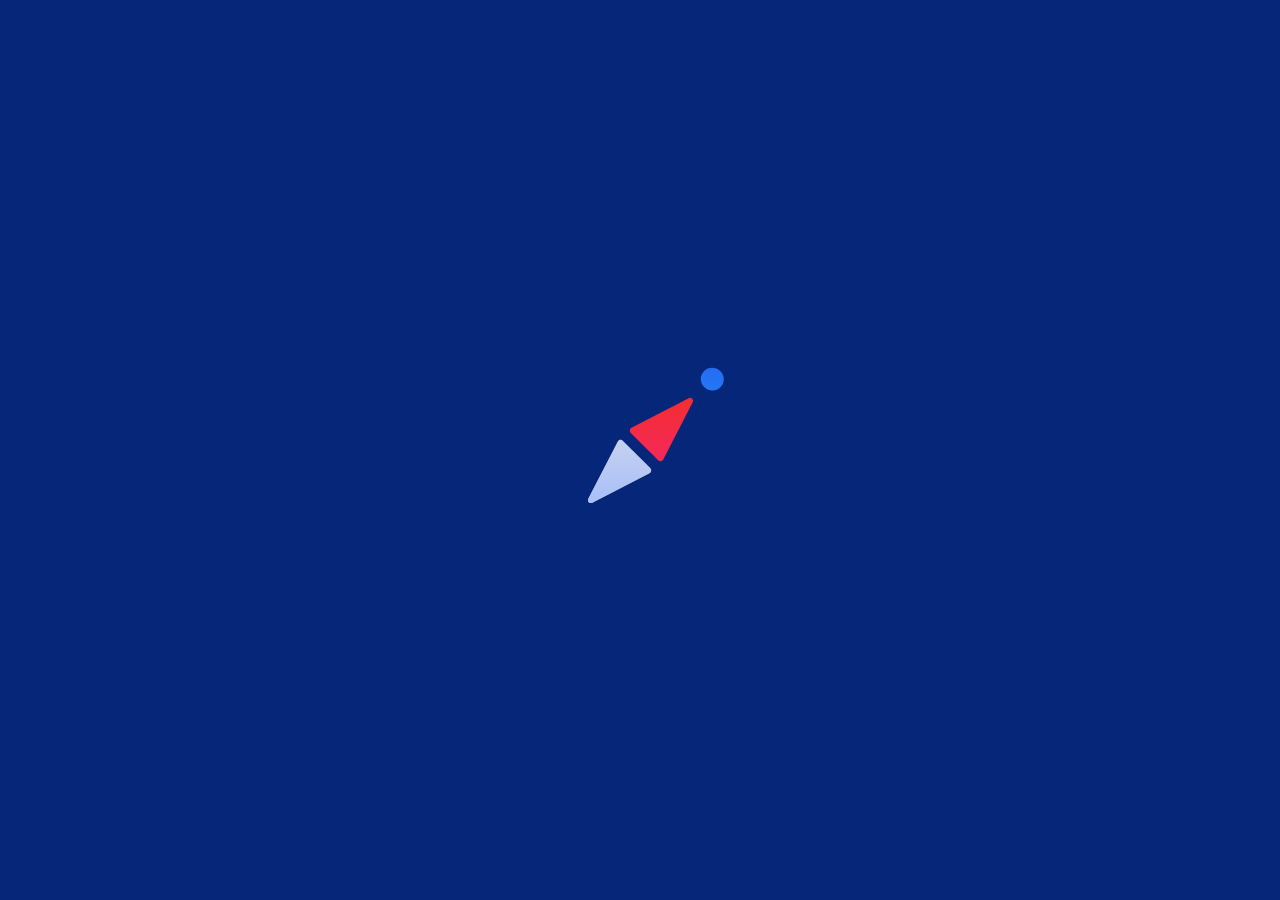
<file: Compass Preloader/index.html>
<!DOCTYPE html>
<html lang="en">
<head>
    <meta charset="UTF-8">
    <meta name="viewport" content="width=device-width, initial-scale=1.0">
    <title>Sudhanshu Codes - Compass Preloader</title>
    <link rel="stylesheet" href="style.css">
</head>
<body>
    <svg class="pl" viewBox="0 0 160 160" width="160px" height="160px" xmlns="http://www.w3.org/2000/svg">
        <defs>
            <linearGradient id="grad" x1="0" y1="0" x2="0" y2="1">
                <stop offset="0%" stop-color="#000" />
                <stop offset="100%" stop-color="#fff" />
            </linearGradient>
            <mask id="mask1">
                <rect x="0" y="0" width="160" height="160" fill="url(#grad)" />
            </mask>
            <mask id="mask2">
                <rect x="28" y="28" width="104" height="104" fill="url(#grad)" />
            </mask>
        </defs>
        <!-- Ring -->
        <g>
            <g class="pl__ring-rotate">
                <circle class="pl__ring-stroke" cx="80" cy="80" r="72" fill="none" stroke="hsl(223,90%,55%)" stroke-width="16" stroke-dasharray="452.39 452.39" stroke-dashoffset="452" stroke-linecap="round" transform="rotate(-45,80,80)" />
            </g>
        </g>
        <g mask="url(#mask1)">
            <g class="pl__ring-rotate">
                <circle class="pl__ring-stroke" cx="80" cy="80" r="72" fill="none" stroke="hsl(193,90%,55%)" stroke-width="16" stroke-dasharray="452.39 452.39" stroke-dashoffset="452" stroke-linecap="round" transform="rotate(-45,80,80)" />
            </g>
        </g>
        <!-- Ticks -->
        <g>
            <g stroke-width="4" stroke-dasharray="12 12" stroke-dashoffset="12" stroke-linecap="round" transform="translate(80,80)">
                <polyline class="pl__tick" stroke="hsl(223,10%,90%)" points="0,2 0,14" transform="rotate(-135,0,0) translate(0,40)" />
                <polyline class="pl__tick" stroke="hsl(223,10%,90%)" points="0,2 0,14" transform="rotate(-90,0,0) translate(0,40)" />
                <polyline class="pl__tick" stroke="hsl(223,10%,90%)" points="0,2 0,14" transform="rotate(-45,0,0) translate(0,40)" />
                <polyline class="pl__tick" stroke="hsl(223,10%,90%)" points="0,2 0,14" transform="rotate(0,0,0) translate(0,40)" />
                <polyline class="pl__tick" stroke="hsl(223,10%,90%)" points="0,2 0,14" transform="rotate(45,0,0) translate(0,40)" />
                <polyline class="pl__tick" stroke="hsl(223,10%,90%)" points="0,2 0,14" transform="rotate(90,0,0) translate(0,40)" />
                <polyline class="pl__tick" stroke="hsl(223,10%,90%)" points="0,2 0,14" transform="rotate(135,0,0) translate(0,40)" />
                <polyline class="pl__tick" stroke="hsl(223,10%,90%)" points="0,2 0,14" transform="rotate(180,0,0) translate(0,40)" />
            </g>
        </g>
        <g mask="url(#mask1)">
            <g stroke-width="4" stroke-dasharray="12 12" stroke-dashoffset="12" stroke-linecap="round" transform="translate(80,80)">
                <polyline class="pl__tick" stroke="hsl(223,90%,80%)" points="0,2 0,14" transform="rotate(-135,0,0) translate(0,40)" />
                <polyline class="pl__tick" stroke="hsl(223,90%,80%)" points="0,2 0,14" transform="rotate(-90,0,0) translate(0,40)" />
                <polyline class="pl__tick" stroke="hsl(223,90%,80%)" points="0,2 0,14" transform="rotate(-45,0,0) translate(0,40)" />
                <polyline class="pl__tick" stroke="hsl(223,90%,80%)" points="0,2 0,14" transform="rotate(0,0,0) translate(0,40)" />
                <polyline class="pl__tick" stroke="hsl(223,90%,80%)" points="0,2 0,14" transform="rotate(45,0,0) translate(0,40)" />
                <polyline class="pl__tick" stroke="hsl(223,90%,80%)" points="0,2 0,14" transform="rotate(90,0,0) translate(0,40)" />
                <polyline class="pl__tick" stroke="hsl(223,90%,80%)" points="0,2 0,14" transform="rotate(135,0,0) translate(0,40)" />
                <polyline class="pl__tick" stroke="hsl(223,90%,80%)" points="0,2 0,14" transform="rotate(180,0,0) translate(0,40)" />
            </g>
        </g>
        <!-- Arrows -->
        <g>
            <g transform="translate(64,28)">
                <g class="pl__arrows" transform="rotate(45,16,52)">
                    <path fill="hsl(3,90%,55%)" d="M17.998,1.506l13.892,43.594c.455,1.426-.56,2.899-1.998,2.899H2.108c-1.437,0-2.452-1.473-1.998-2.899L14.002,1.506c.64-2.008,3.356-2.008,3.996,0Z"/>
                    <path fill="hsl(223,10%,90%)" d="M14.009,102.499L.109,58.889c-.453-1.421,.559-2.889,1.991-2.889H29.899c1.433,0,2.444,1.468,1.991,2.889l-13.899,43.61c-.638,2.001-3.345,2.001-3.983,0Z"/>
                </g>
            </g>
        </g>
        <g mask="url(#mask2)">
            <g transform="translate(64,28)">
                <g class="pl__arrows" transform="rotate(45,16,52)">
                    <path fill="hsl(333,90%,55%)" d="M17.998,1.506l13.892,43.594c.455,1.426-.56,2.899-1.998,2.899H2.108c-1.437,0-2.452-1.473-1.998-2.899L14.002,1.506c.64-2.008,3.356-2.008,3.996,0Z"/>
                    <path fill="hsl(223,90%,80%)" d="M14.009,102.499L.109,58.889c-.453-1.421,.559-2.889,1.991-2.889H29.899c1.433,0,2.444,1.468,1.991,2.889l-13.899,43.61c-.638,2.001-3.345,2.001-3.983,0Z"/>
                </g>
            </g>
        </g>
    </svg>
</body>
</html>
</file>
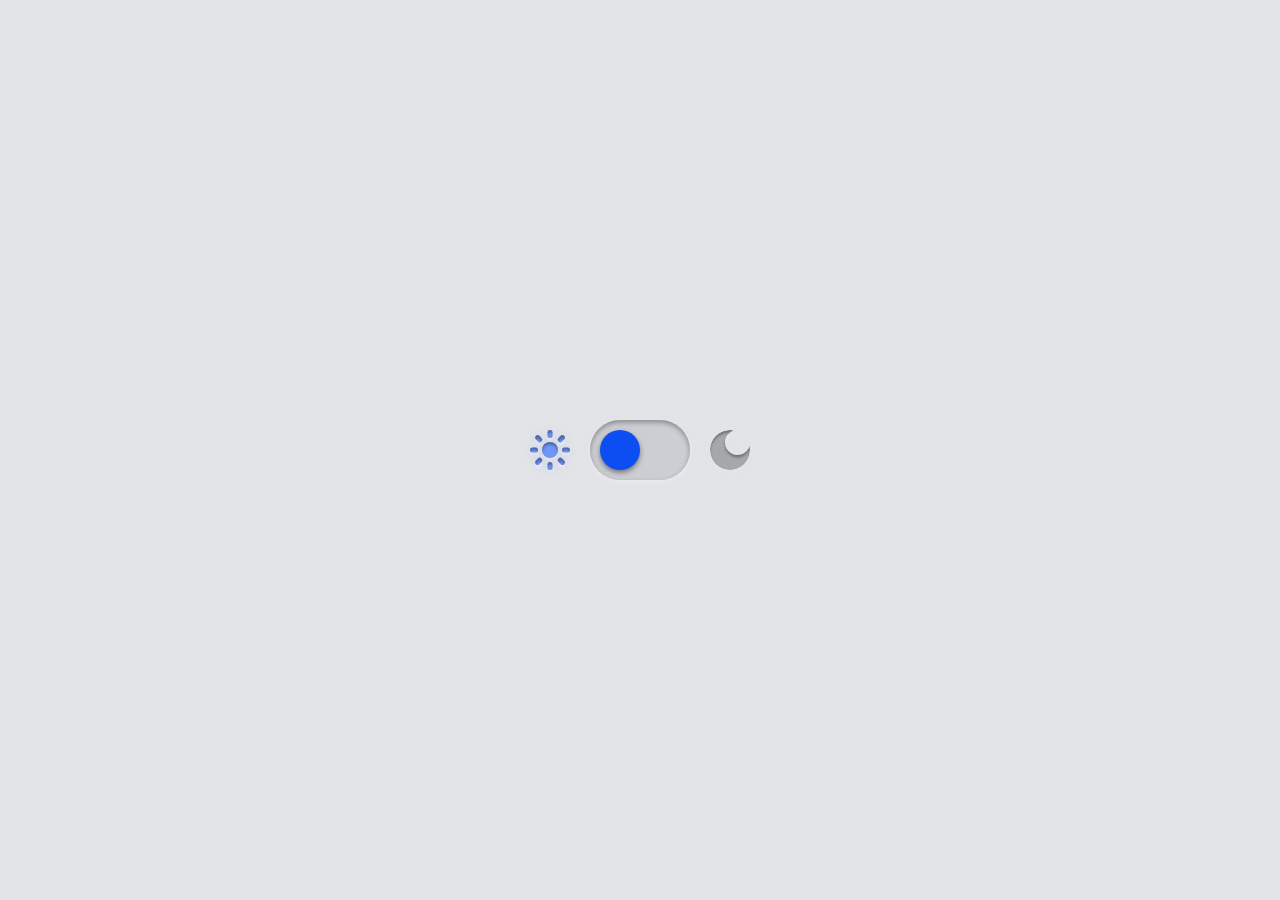
<file: Egraved Theme Toggle/index.html>
<!DOCTYPE html>
<html lang="en">
<head>
    <meta charset="UTF-8">
    <meta name="viewport" content="width=device-width, initial-scale=1.0">
    <title>Sudhanshu codes - Engraved theme toggle</title>
    <link rel="stylesheet" href="style.css">
</head>
<body>
    <svg width="0" height="0">
        <defs>
            <clipPath id="moon">
                <path d="m27.5,25c-6.904,0-12.5-5.596-12.5-12.5,0-5.76,3.897-10.606,9.196-12.055C22.843.155,21.44,0,20,0,8.954,0,0,8.954,0,20s8.954,20,20,20,20-8.954,20-20c0-1.44-.155-2.843-.445-4.196-1.449,5.3-6.296,9.196-12.055,9.196Z" />
            </clipPath>
        </defs>
    </svg>
    <label class="switch">
        <span class="switch__icon switch__icon--light">
            <span class="switch__icon-part switch__icon-part--1"></span>
            <span class="switch__icon-part switch__icon-part--2"></span>
            <span class="switch__icon-part switch__icon-part--3"></span>
            <span class="switch__icon-part switch__icon-part--4"></span>
            <span class="switch__icon-part switch__icon-part--5"></span>
            <span class="switch__icon-part switch__icon-part--6"></span>
            <span class="switch__icon-part switch__icon-part--7"></span>
            <span class="switch__icon-part switch__icon-part--8"></span>
            <span class="switch__icon-part switch__icon-part--9"></span>
        </span>
        <input class="switch__input" type="checkbox" role="switch" />
        <span class="switch__icon switch__icon--dark">
            <span class="switch__icon-part switch__icon-part--1">
                <span class="switch__icon-part switch__icon-part--1a"></span>
                <span class="switch__icon-part switch__icon-part--1b"></span>
            </span>
        </span>
        <span class="switch__label">Dark Mode</span>
    </label>
</body>
</html>
</file>
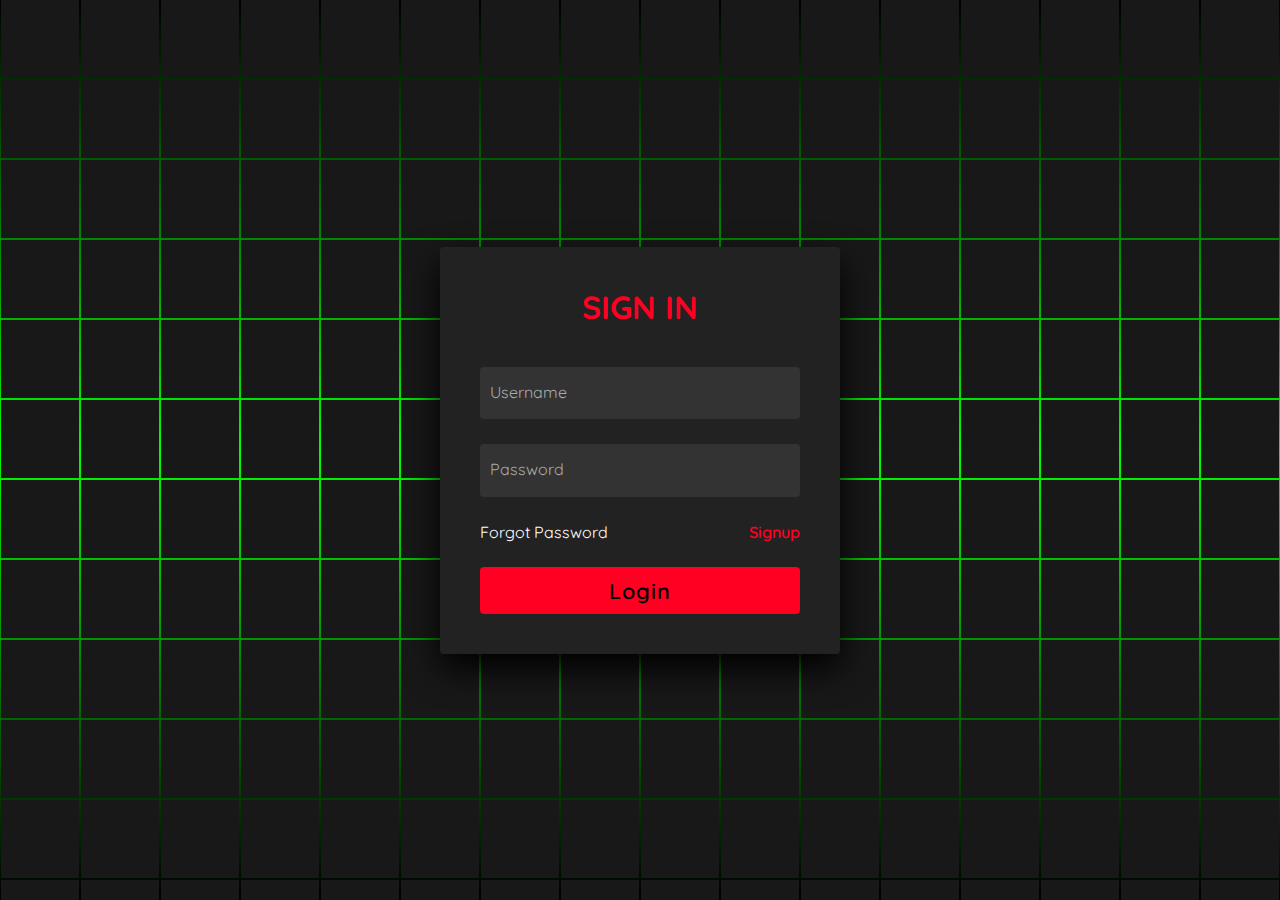
<file: Login  Form/index.html>
<!DOCTYPE html>
<html lang="en">
<head>
    <meta charset="UTF-8">
    <meta name="viewport" content="width=device-width, initial-scale=1.0">
    <title>Sudhanshu-codes-Login Form<Form></Form></title>
    <link rel="stylesheet" href="style.css">
</head>
<body>
    <section> <span></span> <span></span> <span></span> <span></span> <span></span> <span></span> <span></span> <span></span> <span></span> <span></span> <span></span> <span></span> <span></span> <span></span> <span></span> <span></span> <span></span> <span></span> <span></span> <span></span> <span></span> <span></span> <span></span> <span></span> <span></span> <span></span> <span></span> <span></span> <span></span> <span></span> <span></span> <span></span> <span></span> <span></span> <span></span> <span></span> <span></span> <span></span> <span></span> <span></span> <span></span> <span></span> <span></span> <span></span> <span></span> <span></span> <span></span> <span></span> <span></span> <span></span> <span></span> <span></span> <span></span> <span></span> <span></span> <span></span> <span></span> <span></span> <span></span> <span></span> <span></span> <span></span> <span></span> <span></span> <span></span> <span></span> <span></span> <span></span> <span></span> <span></span> <span></span> <span></span> <span></span> <span></span> <span></span> <span></span> <span></span> <span></span> <span></span> <span></span> <span></span> <span></span> <span></span> <span></span> <span></span> <span></span> <span></span> <span></span> <span></span> <span></span> <span></span> <span></span> <span></span> <span></span> <span></span> <span></span> <span></span> <span></span> <span></span> <span></span> <span></span> <span></span> <span></span> <span></span> <span></span> <span></span> <span></span> <span></span> <span></span> <span></span> <span></span> <span></span> <span></span> <span></span> <span></span> <span></span> <span></span> <span></span> <span></span> <span></span> <span></span> <span></span> <span></span> <span></span> <span></span> <span></span> <span></span> <span></span> <span></span> <span></span> <span></span> <span></span> <span></span> <span></span> <span></span> <span></span> <span></span> <span></span> <span></span> <span></span> <span></span> <span></span> <span></span> <span></span> <span></span> <span></span> <span></span> <span></span> <span></span> <span></span> <span></span> <span></span> <span></span> <span></span> <span></span> <span></span> <span></span> <span></span> <span></span> <span></span> <span></span> <span></span> <span></span> <span></span> <span></span> <span></span> <span></span> <span></span> <span></span> <span></span> <span></span> <span></span> <span></span> <span></span> <span></span> <span></span> <span></span> <span></span> <span></span> <span></span> <span></span> <span></span> <span></span> <span></span> <span></span> <span></span> <span></span> <span></span> <span></span> <span></span> <span></span> <span></span> <span></span> <span></span> <span></span> <span></span> <span></span> <span></span> <span></span> <span></span> <span></span> <span></span> <span></span> <span></span> <span></span> <span></span> <span></span> <span></span> <span></span> <span></span> <span></span> <span></span> <span></span> <span></span> <span></span> <span></span> <span></span> <span></span> <span></span> <span></span> <span></span> <span></span> <span></span> <span></span> <span></span> <span></span> <span></span> <span></span> <span></span> <span></span> <span></span> <span></span> <span></span> <span></span> <span></span> <span></span> <span></span> <span></span> <span></span> <span></span> <span></span> <span></span> <span></span> <span></span> <span></span> <span></span> <span></span> <span></span> <span></span> <span></span> <span></span> <span></span> <span></span> <span></span> <span></span> <span></span> <span></span> <span></span> <span></span> <span></span> 

   <div class="signin"> 

    <div class="content"> 

     <h2>Sign In</h2> 

     <div class="form"> 

      <div class="inputBox"> 

       <input type="text" required> <i>Username</i> 

      </div> 

      <div class="inputBox"> 

       <input type="password" required> <i>Password</i> 

      </div> 

      <div class="links"> <a href="#">Forgot Password</a> <a href="#">Signup</a> 

      </div> 

      <div class="inputBox"> 

       <input type="submit" value="Login"> 

      </div> 

     </div> 

    </div> 

   </div> 

  </section> 
</body>
</html>
</file>
<file: Compass Preloader/style.css>
* {
	border: 0;
	box-sizing: border-box;
	margin: 0;
	padding: 0;
}
:root {
	--hue: 223;
	--bg: hsl(var(--hue),90%,25%);
	--fg: hsl(var(--hue),10%,90%);
	--trans-dur: 0.3s;
	font-size: calc(16px + (24 - 16) * (100vw - 320px) / (1280 - 320));
}
body {
	background: var(--bg);
	color: var(--fg);
	font: 1em/1.5 sans-serif;
	height: 100vh;
	display: grid;
	place-items: center;
}
.pl {
	display: block;
	width: 9.375em;
	height: 9.375em;
}
.pl__arrows,
.pl__ring-rotate,
.pl__ring-stroke,
.pl__tick {
	animation-duration: 2s;
	animation-timing-function: linear;
	animation-iteration-count: infinite;
}
.pl__arrows {
	animation-name: arrows;
	transform: rotate(45deg);
	transform-origin: 16px 52px;
}
.pl__ring-rotate,
.pl__ring-stroke {
	transform-origin: 80px 80px;
}
.pl__ring-rotate {
	animation-name: ringRotate;
}
.pl__ring-stroke {
	animation-name: ringStroke;
	transform: rotate(-45deg);
}
.pl__tick {
	animation-name: tick;
}
.pl__tick:nth-child(2) {
	animation-delay: -1.75s;
}
.pl__tick:nth-child(3) {
	animation-delay: -1.5s;
}
.pl__tick:nth-child(4) {
	animation-delay: -1.25s;
}
.pl__tick:nth-child(5) {
	animation-delay: -1s;
}
.pl__tick:nth-child(6) {
	animation-delay: -0.75s;
}
.pl__tick:nth-child(7) {
	animation-delay: -0.5s;
}
.pl__tick:nth-child(8) {
	animation-delay: -0.25s;
}

/* Animations */
@keyframes arrows {
	from {
		transform: rotate(45deg);
	}
	to {
		transform: rotate(405deg);
	}
}
@keyframes ringRotate {
	from {
		transform: rotate(0);
	}
	to {
		transform: rotate(720deg);
	}
}
@keyframes ringStroke {
	from,
	to {
		stroke-dashoffset: 452;
		transform: rotate(-45deg);
	}
	50% {
		stroke-dashoffset: 169.5;
		transform: rotate(-180deg);
	}
}
@keyframes tick {
	from,
	3%,
	47%,
	to {
		stroke-dashoffset: -12;
	}
	14%,
	36% {
		stroke-dashoffset: 0;
	}
}
</file>
<file: Egraved Theme Toggle/style.css>
* {
	border: 0;
	box-sizing: border-box;
	margin: 0;
	padding: 0;
}
:root {
	--hue: 223;
	--bg: hsl(var(--hue),10%,90%);
	--fg: hsl(var(--hue),10%,10%);
	--light-sh: hsla(var(--hue),10%,95%,0.5);
	--dark-sh: hsla(var(--hue),10%,15%,0.4);
	--primary: hsl(var(--hue),90%,50%);
	--primary-t: hsla(var(--hue),90%,50%,0);
	--trans-dur: 0.3s;
	font-size: 40px;
}
body,
input {
	font: 1em/1.5 sans-serif;
}
body {
	background-color: var(--bg);
	color: var(--fg);
	display: flex;
	height: 100vh;
	transition:
		background-color var(--trans-dur),
		color var(--trans-dur);
}
.switch,
.switch__input {
	-webkit-tap-highlight-color: transparent;
}
.switch {
	display: flex;
	gap: 0.5em;
	align-items: center;
	margin: auto;
}
.switch__icon,
.switch__icon-part {
	display: block;
}
.switch__icon {
	position: relative;
	width: 1em;
	height: 1em;
	transition: filter var(--trans-dur);
}
.switch__icon-part {
	background-color: hsla(var(--hue),10%,10%,0.3);
	position: absolute;
	transition:
		background-color var(--trans-dur),
		box-shadow var(--trans-dur);
}
.switch__icon--light {
	filter: drop-shadow(0 0 0.125em hsla(var(--hue),90%,70%,0.2));
}
.switch__icon--light .switch__icon-part {
	background-color: hsla(var(--hue),90%,70%,1);
	border-radius: 0.125em;
	top: 50%;
	left: 50%;
	width: 0.125em;
	height: 0.2em;
	transform-origin: 50% 0;
}
.switch__icon--light .switch__icon-part--1 {
	border-radius: 50%;
	box-shadow:
		0 0.0625em 0.0625em var(--dark-sh) inset,
		0 0.0625em 0.0625em var(--light-sh);
	top: 0.3em;
	left: 0.3em;
	width: 0.4em;
	height: 0.4em;
}
.switch__icon--light .switch__icon-part--2 {
	box-shadow:
		0 0.0625em 0.0625em var(--dark-sh) inset,
		0 0.0625em 0.0625em var(--light-sh);
	transform: translateX(-50%) rotate(0) translateY(0.3em);
}
.switch__icon--light .switch__icon-part--3 {
	box-shadow:
		0.0625em 0.0625em 0.0625em var(--dark-sh) inset,
		0.0625em 0.0625em 0.0625em var(--light-sh);
	transform: translateX(-50%) rotate(45deg) translateY(0.3em);
}
.switch__icon--light .switch__icon-part--4 {
	box-shadow:
		0.0625em 0 0.0625em var(--dark-sh) inset,
		0.0625em 0 0.0625em var(--light-sh);
	transform: translateX(-50%) rotate(90deg) translateY(0.3em);
}
.switch__icon--light .switch__icon-part--5 {
	box-shadow:
		0.0625em -0.0625em 0.0625em var(--dark-sh) inset,
		0.0625em -0.0625em 0.0625em var(--light-sh);
	transform: translateX(-50%) rotate(135deg) translateY(0.3em);
}
.switch__icon--light .switch__icon-part--6 {
	box-shadow:
		0 -0.0625em 0.0625em var(--dark-sh) inset,
		0 -0.0625em 0.0625em var(--light-sh);
	transform: translateX(-50%) rotate(180deg) translateY(0.3em);
}
.switch__icon--light .switch__icon-part--7 {
	box-shadow:
		-0.0625em -0.0625em 0.0625em var(--dark-sh) inset,
		-0.0625em -0.0625em 0.0625em var(--light-sh);
	transform: translateX(-50%) rotate(225deg) translateY(0.3em);
}
.switch__icon--light .switch__icon-part--8 {
	box-shadow:
		-0.0625em 0 0.0625em var(--dark-sh) inset,
		-0.0625em 0 0.0625em var(--light-sh);
	transform: translateX(-50%) rotate(270deg) translateY(0.3em);
}
.switch__icon--light .switch__icon-part--9 {
	box-shadow:
		-0.0625em 0.0625em 0.0625em var(--dark-sh) inset,
		-0.0625em 0.0625em 0.0625em var(--light-sh);
	transform: translateX(-50%) rotate(315deg) translateY(0.3em);
}
.switch__icon--dark {
	filter:
		drop-shadow(0 0 0.125em hsla(var(--hue),90%,70%,0))
		drop-shadow(0 0.0625em 0.0625em var(--light-sh));
}
.switch__icon--dark .switch__icon-part--1 {
	background-color: transparent;
	border-radius: 50%;
	clip-path: url(#moon);
	overflow: hidden;
	width: 100%;
	height: 100%;
}
.switch__icon--dark .switch__icon-part--1a {
	border-radius: 50%;
	box-shadow: 0 0.0625em 0.0625em var(--dark-sh) inset;
	width: 100%;
	height: 100%;
}
.switch__icon--dark .switch__icon-part--1b {
	background-color: transparent;
	border-radius: 50%;
	width: 100%;
	height: 100%;
}
.switch__icon--dark .switch__icon-part--1b:before {
	background-color: var(--bg);
	border-radius: 50%;
	box-shadow:
		0 0.0625em 0.0625em var(--dark-sh),
		0 0.0625em 0.0625em var(--light-sh) inset;
	content: "";
	display: block;
	position: absolute;
	right: 0;
	left: auto;
	transition: background-color var(--trans-dur);
	width: 62.5%;
	height: 62.5%;
}
.switch__input {
	background-color: hsla(var(--hue),10%,10%,0.1);
	border-radius: 0.75em;
	box-shadow:
		0 0.0625em 0.125em var(--dark-sh) inset,
		0 0.0625em 0.125em var(--light-sh),
		0 0 0 0.125em var(--primary-t);
	display: block;
	outline: transparent;
	position: relative;
	width: 2.5em;
	height: 1.5em;
	transition: box-shadow var(--trans-dur);
	-webkit-appearance: none;
	appearance: none;
}
.switch__input:focus-visible {
	box-shadow:
		0 0.0625em 0.125em var(--dark-sh) inset,
		0 0.0625em 0.125em var(--light-sh),
		0 0 0 0.125em var(--primary);
}
.switch__input:before {
	background-color: var(--primary);
	border-radius: 50%;
	box-shadow: 0 0.0625em 0.125em hsla(var(--hue),10%,10%,0.5);
	content: "";
	display: block;
	position: absolute;
	top: 0.25em;
	left: 0.25em;
	width: 1em;
	height: 1em;
	transition:
		background-color var(--trans-dur),
		box-shadow var(--trans-dur),
		transform var(--trans-dur) cubic-bezier(0.65,0.05,0.34,1);
}
.switch__input:checked:before {
	transform: translateX(1em);
}
.switch__label {
	overflow: hidden;
	position: absolute;
	width: 1px;
	height: 1px;
}

/* Dark theme */
body:has(.switch__input:checked) {
	--bg: hsl(var(--hue),10%,30%);
	--fg: hsl(var(--hue),10%,90%);
	--light-sh: hsla(var(--hue),10%,55%,0.5);
	--dark-sh: hsla(var(--hue),10%,15%,0.4);
	--primary: hsl(var(--hue),90%,60%);
}
body:has(.switch__input:checked) .switch__icon--light {
	filter: drop-shadow(0 0 0.125em hsla(var(--hue),90%,75%,0));
}
body:has(.switch__input:checked) .switch__icon--light .switch__icon-part {
	background-color: hsla(var(--hue),10%,10%,0.3);
}
body:has(.switch__input:checked) .switch__icon--dark {
	filter:
		drop-shadow(0 0 0.125em hsla(var(--hue),90%,75%,0.6))
		drop-shadow(0 0.0625em 0.0625em var(--light-sh));
}
body:has(.switch__input:checked) .switch__icon--dark .switch__icon-part--1a {
	background-color: hsla(var(--hue),90%,75%,1);
}
</file>
<file: Login  Form/style.css>
@import url('https://fonts.googleapis.com/css2?family=Quicksand:wght@300;400;500;600;700&display=swap');
*
{
  margin: 0;
  padding: 0;
  box-sizing: border-box;
  font-family: 'Quicksand', sans-serif;
}
body 
{
  display: flex;
  justify-content: center;
  align-items: center;
  min-height: 100vh;
  background: #000;
}
section 
{
  position: absolute;
  width: 100vw;
  height: 100vh;
  display: flex;
  justify-content: center;
  align-items: center;
  gap: 2px;
  flex-wrap: wrap;
  overflow: hidden;
}
section::before 
{
  content: '';
  position: absolute;
  width: 100%;
  height: 100%;
  background: linear-gradient(#000,#0f0,#000);
  animation: animate 5s linear infinite;
}
@keyframes animate 
{
  0%
  {
    transform: translateY(-100%);
  }
  100%
  {
    transform: translateY(100%);
  }
}
section span 
{
  position: relative;
  display: block;
  width: calc(6.25vw - 2px);
  height: calc(6.25vw - 2px);
  background: #181818;
  z-index: 2;
  transition: 1.5s;
}
section span:hover 
{
  background: #0f0;
  transition: 0s;
}

section .signin
{
  position: absolute;
  width: 400px;
  background: #222;  
  z-index: 1000;
  display: flex;
  justify-content: center;
  align-items: center;
  padding: 40px;
  border-radius: 4px;
  box-shadow: 0 15px 35px rgba(0,0,0,9);
}
section .signin .content 
{
  position: relative;
  width: 100%;
  display: flex;
  justify-content: center;
  align-items: center;
  flex-direction: column;
  gap: 40px;
}
section .signin .content h2 
{
  font-size: 2em;
  color: rgb(255, 0, 34);
  text-transform: uppercase;
}
section .signin .content .form 
{
  width: 100%;
  display: flex;
  flex-direction: column;
  gap: 25px;
}
section .signin .content .form .inputBox
{
  position: relative;
  width: 100%;
}
section .signin .content .form .inputBox input 
{
  position: relative;
  width: 100%;
  background: #333;
  border: none;
  outline: none;
  padding: 25px 10px 7.5px;
  border-radius: 4px;
  color: #fff;
  font-weight: 500;
  font-size: 1em;
}
section .signin .content .form .inputBox i 
{
  position: absolute;
  left: 0;
  padding: 15px 10px;
  font-style: normal;
  color: #aaa;
  transition: 0.5s;
  pointer-events: none;
}
.signin .content .form .inputBox input:focus ~ i,
.signin .content .form .inputBox input:valid ~ i
{
  transform: translateY(-7.5px);
  font-size: 0.8em;
  color: #fff;
}
.signin .content .form .links 
{
  position: relative;
  width: 100%;
  display: flex;
  justify-content: space-between;
}
.signin .content .form .links a 
{
  color: #fff;
  text-decoration: none;
}
.signin .content .form .links a:nth-child(2)
{
  color: rgb(255, 0, 34);
  font-weight: 600;
}
.signin .content .form .inputBox input[type="submit"]
{
  padding: 10px;
  background: rgb(255, 0, 34);
  color: #000;
  font-weight: 600;
  font-size: 1.35em;
  letter-spacing: 0.05em;
  cursor: pointer;
}
input[type="submit"]:active
{
  opacity: 0.6;
}
@media (max-width: 900px)
{
  section span 
  {
    width: calc(10vw - 2px);
    height: calc(10vw - 2px);
  }
}
@media (max-width: 600px)
{
  section span 
  {
    width: calc(20vw - 2px);
    height: calc(20vw - 2px);
  }
}
</file>
